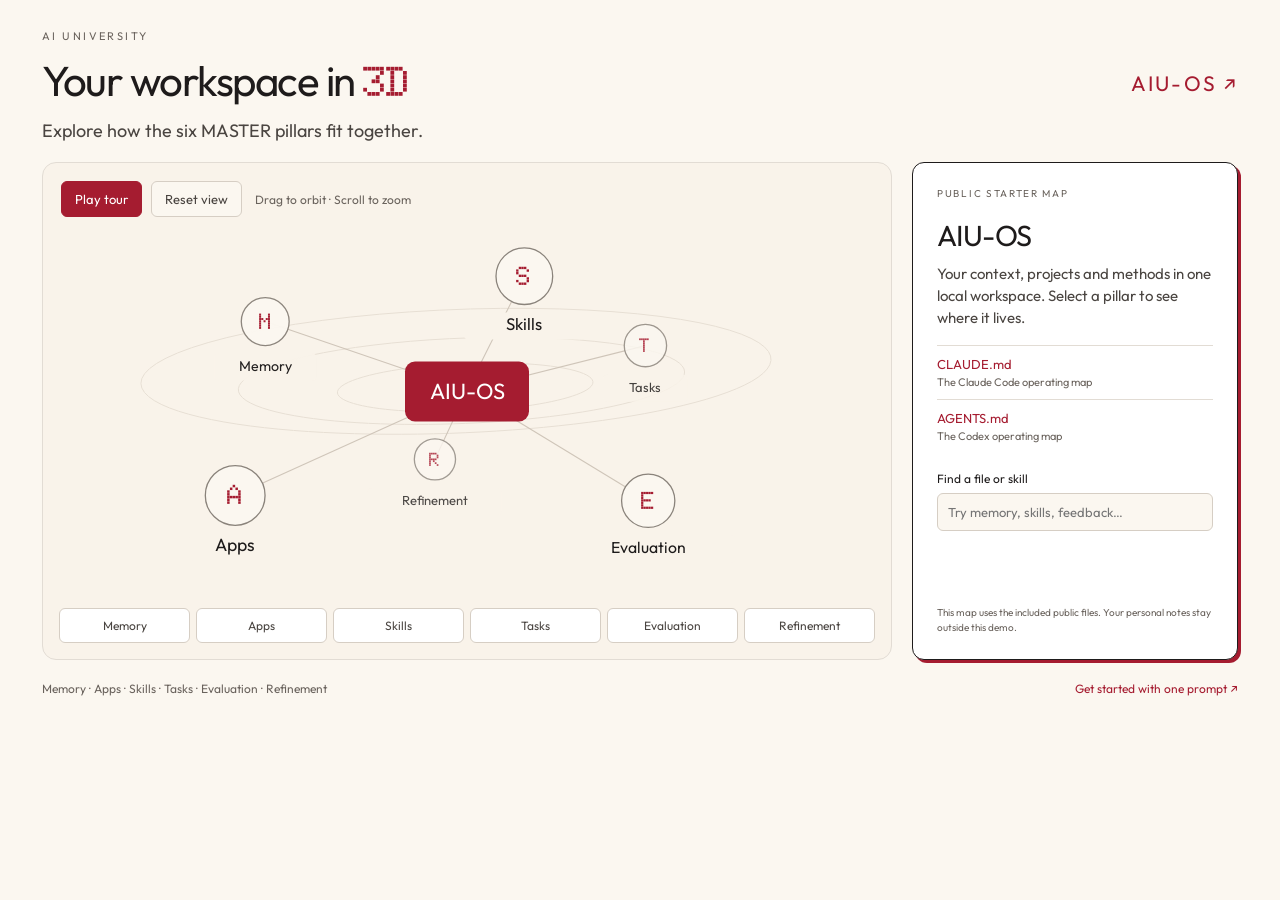
<file: apps/master-map/index.html>
<!doctype html>
<html lang="en">
  <head>
    <meta charset="utf-8" />
    <meta name="viewport" content="width=device-width,initial-scale=1" />
    <title>AIU-OS / MASTER Map</title>
    <link rel="stylesheet" href="style.css" />
  </head>
  <body>
    <main>
      <header>
        <div>
          <span class="wordmark">AI UNIVERSITY</span>
          <h1>Your workspace in <em>3D</em></h1>
          <p>Explore how the six MASTER pillars fit together.</p>
        </div>
        <a class="brand" href="../../README.md">AIU-OS <span>↗</span></a>
      </header>
      <section class="workspace">
        <div class="map">
          <canvas
            id="map"
            role="img"
            aria-label="Interactive 3D map of the six MASTER pillars around AIU-OS"
          ></canvas>
          <div class="map-tools">
            <button id="tour">Play tour</button
            ><button id="reset">Reset view</button
            ><span>Drag to orbit · Scroll to zoom</span>
          </div>
          <nav id="pillars" aria-label="Select a MASTER pillar"></nav>
        </div>
        <aside aria-live="polite">
          <div class="eyebrow">PUBLIC STARTER MAP</div>
          <div id="details"></div>
          <label for="search">Find a file or skill</label
          ><input
            id="search"
            placeholder="Try memory, skills, feedback…"
            autocomplete="off"
          />
          <div id="results"></div>
          <small
            >This map uses the included public files. Your personal notes stay
            outside this demo.</small
          >
        </aside>
      </section>
      <footer>
        <span>Memory · Apps · Skills · Tasks · Evaluation · Refinement</span
        ><a href="../../docs/GETTING-STARTED.md#copy-this-prompt"
          >Get started with one prompt ↗</a
        >
      </footer>
      <div id="demo-pointer" aria-hidden="true">
        <svg viewBox="0 0 32 40">
          <path
            d="M3 2V31L11 24L17 37L23 34L17 21H29Z"
            fill="#1E1B1B"
            stroke="#FBF7F0"
            stroke-width="2"
          /></svg
        ><i></i>
      </div>
    </main>
    <script src="app.js"></script>
  </body>
</html>
</file>
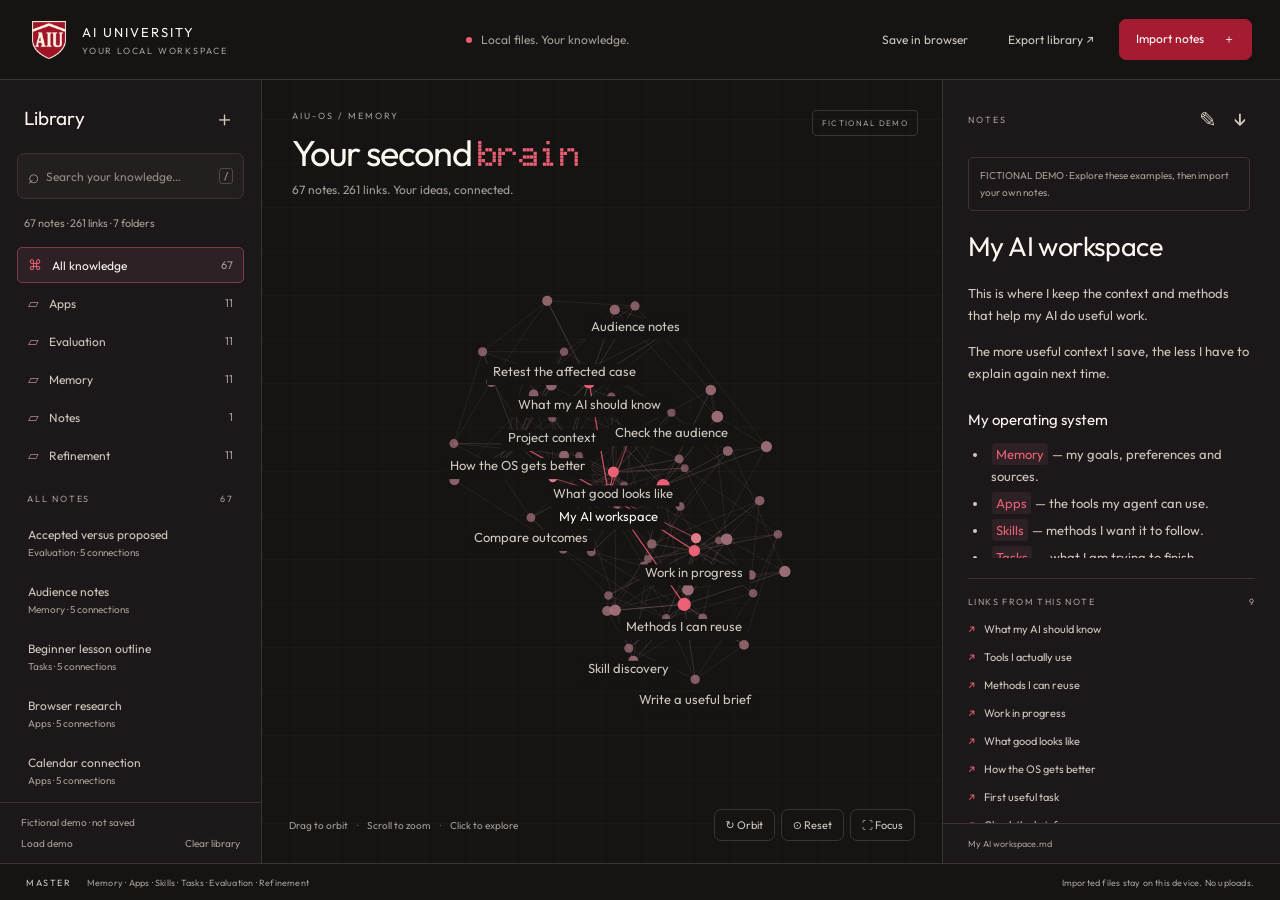
<file: apps/second-brain/index.html>
<!doctype html>
<html lang="en">
  <head>
    <meta charset="utf-8" />
    <meta name="viewport" content="width=device-width, initial-scale=1" />
    <meta
      http-equiv="Content-Security-Policy"
      content="default-src 'none'; script-src 'self'; style-src 'self' 'unsafe-inline'; font-src 'self'; img-src 'self' data:; connect-src 'none'; object-src 'none'; base-uri 'none'; form-action 'none'"
    />
    <title>AI University · Second Brain</title>
    <link rel="stylesheet" href="style.css" />
  </head>
  <body>
    <div class="app">
      <header class="topbar">
        <a class="brand" href="../../README.md" aria-label="AIU-OS home"
          ><img
            class="brand-shield"
            src="shield.png"
            alt="AI University shield"
        /><span>AI UNIVERSITY<small>YOUR LOCAL WORKSPACE</small></span></a>
        <div class="top-center">
          <span class="status-dot"></span> Local files. Your knowledge.
        </div>
        <div class="top-actions">
          <button id="save-browser" class="quiet">Save in browser</button
          ><button id="export" class="quiet">Export library ↗</button
          ><button id="import" class="primary">
            Import notes <span>＋</span>
          </button>
        </div>
      </header>
      <main class="workspace">
        <aside class="library">
          <div class="library-heading">
            <h2>Library</h2>
            <button id="new-note" class="icon-button" aria-label="Create note">
              ＋
            </button>
          </div>
          <label class="search-box"
            ><span>⌕</span
            ><input
              id="search"
              type="search"
              aria-label="Search notes"
              placeholder="Search your knowledge…"
              autocomplete="off"
            /><kbd>/</kbd></label
          >
          <div id="library-summary" class="summary"></div>
          <div id="groups" class="groups" aria-label="Filter by folder"></div>
          <div class="list-heading">
            <span id="result-label">ALL NOTES</span
            ><span id="result-count"></span>
          </div>
          <nav id="notes" aria-label="Notes"></nav>
          <div class="library-bottom">
            <span id="storage-status">Fictional demo · not saved</span>
            <div>
              <button id="demo" class="text-button">Load demo</button
              ><button id="clear" class="text-button">Clear library</button>
            </div>
          </div>
        </aside>
        <section class="graph-panel" aria-label="Knowledge graph">
          <div class="graph-heading">
            <div>
              <div class="eyebrow">AIU-OS / MEMORY</div>
              <h1>Your second <em>brain</em></h1>
              <p id="graph-subtitle">Your ideas, connected.</p>
            </div>
            <span id="mode-badge" class="badge">FICTIONAL DEMO</span>
          </div>
          <canvas
            id="graph"
            role="img"
            aria-label="Interactive 3D graph of linked Markdown notes. Use the note list to open any note with the keyboard."
          ></canvas>
          <div id="graph-empty" hidden>
            <h2>Your knowledge starts here.</h2>
            <p>Import a folder of Markdown notes or create your first note.</p>
          </div>
          <div id="hover-label" class="hover-label" hidden></div>
          <div class="graph-bottom">
            <span
              >Drag to orbit <i>·</i> Scroll to zoom <i>·</i> Click to
              explore</span
            >
            <div class="graph-controls">
              <button id="rotate" aria-pressed="false">↻ Orbit</button
              ><button id="reset">⊙ Reset</button
              ><button id="focus-view" aria-pressed="false">⛶ Focus</button>
            </div>
          </div>
        </section>
        <aside class="reader" aria-label="Note reader">
          <div class="reader-top">
            <span id="note-group" class="eyebrow">START HERE</span>
            <div>
              <button
                id="edit-note"
                class="icon-button"
                aria-label="Edit note"
                disabled
              >
                ✎</button
              ><button
                id="download-note"
                class="icon-button"
                aria-label="Download note"
                disabled
              >
                ↓
              </button>
            </div>
          </div>
          <div id="note-content" class="note-content"></div>
          <section class="connections">
            <div class="section-label">
              LINKS FROM THIS NOTE <span id="outgoing-count">0</span>
            </div>
            <div id="outgoing"></div>
            <div class="section-label backlinks-label">
              BACKLINKS <span id="backlink-count">0</span>
            </div>
            <div id="backlinks"></div>
          </section>
          <div id="note-path" class="note-path"></div>
        </aside>
      </main>
      <footer>
        <span
          ><b>MASTER</b> Memory · Apps · Skills · Tasks · Evaluation ·
          Refinement</span
        ><span id="save-hint"
          >Imported files stay on this device. No uploads.</span
        >
      </footer>
    </div>
    <dialog id="import-dialog">
      <form method="dialog">
        <div class="dialog-heading">
          <h2>Bring in your <em>knowledge</em></h2>
          <button class="icon-button" aria-label="Close import">×</button>
        </div>
        <p>
          Choose Markdown files or a folder. The app reads only what you select.
          Your files stay in your browser; there is no upload.
        </p>
        <div class="import-options">
          <button type="button" id="choose-folder">
            ▱<strong>Import a folder</strong
            ><span>Keep your folders and [[links]]</span></button
          ><button type="button" id="choose-files">
            ▤<strong>Choose files</strong
            ><span>Markdown or AIU library backup</span>
          </button>
        </div>
        <p class="fine-print">
          Import replaces the current view. Export your library first to keep
          changes. Up to 500 notes · 256 KB each · 8 MB total. Hidden, private
          and dependency folders are skipped. Imported links never run code.
        </p>
        <div id="import-report" role="status"></div>
      </form>
    </dialog>
    <input id="folder-input" type="file" webkitdirectory multiple hidden />
    <input
      id="file-input"
      type="file"
      accept=".md,.markdown,.json"
      multiple
      hidden
    />
    <dialog id="editor-dialog">
      <form id="editor">
        <div class="dialog-heading">
          <h2 id="editor-heading">Edit <em>note</em></h2>
          <button
            type="button"
            id="close-editor"
            class="icon-button"
            aria-label="Close editor"
          >
            ×
          </button>
        </div>
        <label for="edit-path">File path</label
        ><input
          id="edit-path"
          required
          placeholder="Memory/My first note.md"
        /><label for="edit-body">Markdown</label
        ><textarea
          id="edit-body"
          required
          spellcheck="false"
          placeholder="# My first note&#10;&#10;Connect it with [[Another note]]."
        ></textarea>
        <p class="fine-print">
          Changes update this view. Export to keep a portable backup; Save in
          browser stores a local snapshot. Your original files are never
          overwritten.
        </p>
        <div id="editor-error" role="alert"></div>
        <button class="primary" type="submit">Save note</button>
      </form>
    </dialog>
    <div id="toast" role="status" hidden></div>
    <div id="demo-cursor" aria-hidden="true" hidden>
      <svg viewBox="0 0 32 40">
        <path
          d="M3 2V31L11 24L17 37L23 34L17 21H29Z"
          fill="#FBF7F0"
          stroke="#1E1B1B"
          stroke-width="2"
        />
      </svg>
    </div>
    <script src="knowledge.js"></script>
    <script src="demo.js"></script>
    <script src="graph.js"></script>
    <script src="app.js"></script>
  </body>
</html>
</file>
<file: apps/master-map/style.css>
@font-face {
  font-family: Outfit;
  src: url(fonts/Outfit-Regular.ttf);
  font-weight: 400;
}
@font-face {
  font-family: Doto;
  src: url(fonts/Doto-Black.ttf);
  font-weight: 900;
}
* {
  box-sizing: border-box;
}
html,
body {
  margin: 0;
  background: #fbf7f0;
  color: #1e1b1b;
  font: 400 16px Outfit;
}
body {
  min-height: 100vh;
}
main {
  max-width: 1600px;
  margin: auto;
  padding: 24px 42px 20px;
}
header {
  display: flex;
  justify-content: space-between;
  align-items: center;
  margin-bottom: 20px;
}
.wordmark {
  font-size: 11px;
  letter-spacing: 0.22em;
  color: #6a635d;
}
h1 {
  font-size: 42px;
  font-weight: 400;
  letter-spacing: -0.035em;
  line-height: 1.1;
  margin: 12px 0;
}
h1 em {
  font: 900 1em Doto;
  color: #a51c30;
  font-style: normal;
}
header p {
  font-size: 18px;
  color: #4a4541;
  margin: 0;
}
.brand {
  font-size: 21px;
  letter-spacing: 0.1em;
  text-decoration: none;
  color: #a51c30;
}
.brand span {
  font-size: 20px;
}
.workspace {
  display: grid;
  grid-template-columns: minmax(0, 1fr) 326px;
  gap: 20px;
  min-height: 455px;
}
.map {
  position: relative;
  min-height: 498px;
  background: #f9f3ea;
  border: 1px solid #e2dcd4;
  border-radius: 14px;
  overflow: hidden;
}
canvas {
  display: block;
  width: 100%;
  height: 455px;
  touch-action: none;
  cursor: grab;
}
canvas:active {
  cursor: grabbing;
}
.map-tools {
  display: flex;
  align-items: center;
  gap: 9px;
  position: absolute;
  top: 18px;
  left: 18px;
}
.map-tools span {
  font-size: 12px;
  color: #6a635d;
  margin-left: 4px;
}
button {
  font: 400 13px Outfit;
  color: #4a4541;
  background: #fbf7f0;
  border: 1px solid #d6cec4;
  border-radius: 6px;
  padding: 9px 13px;
  cursor: pointer;
}
button:hover,
button:focus-visible {
  border-color: #a51c30;
  color: #a51c30;
  outline: 2px solid #f6e9eb;
}
#tour {
  background: #a51c30;
  color: white;
  border-color: #a51c30;
}
nav {
  position: absolute;
  bottom: 16px;
  left: 16px;
  right: 16px;
  display: flex;
  gap: 6px;
  flex-wrap: wrap;
}
nav button {
  background: white;
  flex: 1;
  padding: 9px 5px;
  font-size: 12px;
  min-width: 65px;
}
nav button[aria-pressed="true"] {
  background: #f6e9eb;
  border-color: #a51c30;
  color: #a51c30;
}
aside {
  background: white;
  border: 1.5px solid #1e1b1b;
  border-radius: 12px;
  box-shadow: 3px 3px #a51c30;
  padding: 24px;
  display: flex;
  flex-direction: column;
}
.eyebrow {
  font-size: 10px;
  letter-spacing: 0.17em;
  color: #6a635d;
}
h2 {
  font-size: 29px;
  font-weight: 400;
  margin: 17px 0 9px;
  letter-spacing: -0.02em;
}
#details p {
  color: #4a4541;
  font-size: 15px;
  line-height: 1.45;
  margin: 0 0 17px;
}
.file-link {
  display: block;
  text-decoration: none;
  border-top: 1px solid #e2dcd4;
  padding: 10px 0;
  color: #a51c30;
  font-size: 13px;
  overflow-wrap: anywhere;
}
.file-link span {
  display: block;
  color: #6a635d;
  font-size: 11px;
  margin-top: 3px;
}
label {
  font-size: 12px;
  margin: 18px 0 7px;
}
input {
  font: 400 13px Outfit;
  padding: 10px;
  border: 1px solid #d6cec4;
  border-radius: 6px;
  width: 100%;
  background: #fbf7f0;
}
input:focus {
  outline: 2px solid #f6e9eb;
  border-color: #a51c30;
}
aside small {
  font-size: 10px;
  line-height: 1.5;
  color: #6a635d;
  margin-top: auto;
  padding-top: 20px;
}
#results .file-link {
  font-size: 12px;
  padding: 7px 0;
}
footer {
  display: flex;
  justify-content: space-between;
  font-size: 12px;
  color: #6a635d;
  padding-top: 21px;
  gap: 15px;
}
footer a {
  color: #a51c30;
  text-decoration: none;
}
#demo-pointer {
  display: none;
  position: absolute;
  width: 25px;
  height: 32px;
  z-index: 10;
  pointer-events: none;
}
#demo-pointer svg {
  width: 100%;
  height: 100%;
}
#demo-pointer i {
  position: absolute;
  top: -8px;
  left: -8px;
  border: 2px solid #a51c30;
  border-radius: 50%;
  width: 26px;
  height: 26px;
  opacity: 0;
}
.demo-mode #demo-pointer {
  display: block;
}
.demo-mode canvas {
  cursor: none;
}
@media (min-width: 1450px) {
  canvas,
  .map {
    height: 560px;
  }
  .workspace {
    min-height: 560px;
  }
}
@media (max-width: 900px) {
  main {
    padding: 22px;
  }
  .workspace {
    grid-template-columns: 1fr;
  }
  header h1 {
    font-size: 34px;
  }
  .brand {
    font-size: 15px;
  }
  aside {
    min-height: 330px;
  }
  .map-tools span {
    display: none;
  }
  footer {
    flex-direction: column;
  }
  .map,
  canvas {
    min-height: 400px;
    height: 400px;
  }
}
</file>
<file: apps/second-brain/style.css>
@font-face {
  font-family: Outfit;
  src: url("fonts/Outfit-Regular.ttf") format("truetype");
  font-display: swap;
}
@font-face {
  font-family: Doto;
  src: url("fonts/Doto-Black.ttf") format("truetype");
  font-weight: 900;
  font-display: swap;
}
:root {
  color-scheme: dark;
  --bg: #161313;
  --surface: #1c1819;
  --card: #231f1f;
  --ink: #fbf7f0;
  --text: #cfc8bf;
  --muted: #a59e96;
  --line: #3a3433;
  --crimson: #a51c30;
  --accent: #ea6074;
  --soft: #2d2125;
  font-family: Outfit, system-ui, sans-serif;
  font-synthesis: none;
}
* {
  box-sizing: border-box;
}
body {
  margin: 0;
  background: var(--bg);
  color: var(--ink);
}
button,
input,
textarea {
  font: inherit;
}
button,
a,
input,
textarea {
  outline-offset: 4px;
}
button:focus-visible,
a:focus-visible,
input:focus-visible,
textarea:focus-visible {
  outline: 2px solid var(--accent);
}
button {
  cursor: pointer;
  border: 1px solid var(--line);
  background: var(--card);
  color: var(--text);
  border-radius: 7px;
  transition:
    background 0.15s,
    color 0.15s;
}
button:hover {
  background: var(--soft);
  color: var(--ink);
  border-color: #6a454d;
}
button:disabled {
  opacity: 0.35;
  cursor: default;
}
button[aria-pressed="true"] {
  background: var(--soft);
  border-color: #7e3b47;
  color: var(--accent);
}
a {
  color: var(--accent);
  text-decoration: none;
}
[hidden] {
  display: none !important;
}
.app {
  height: 100dvh;
  min-height: 640px;
  display: grid;
  grid-template-rows: 80px minmax(0, 1fr) 37px;
}
.topbar {
  display: flex;
  align-items: center;
  justify-content: space-between;
  padding: 0 28px;
  border-bottom: 1px solid var(--line);
  gap: 18px;
}
.brand {
  display: flex;
  gap: 12px;
  align-items: center;
  color: var(--ink);
  font-size: 13px;
  letter-spacing: 2px;
  white-space: nowrap;
}
.brand small {
  display: block;
  font-size: 9px;
  letter-spacing: 1.8px;
  color: var(--muted);
  margin-top: 5px;
}
.brand-mark {
  background: var(--crimson);
  color: var(--ink);
  font-size: 18px;
  letter-spacing: -1px;
  padding: 10px 7px;
  border-radius: 5px;
  font-weight: bold;
}
.top-center {
  font-size: 12px;
  color: var(--muted);
  display: flex;
  align-items: center;
  gap: 9px;
}
.status-dot {
  width: 6px;
  height: 6px;
  background: var(--accent);
  border-radius: 100%;
}
.top-actions {
  display: flex;
  gap: 10px;
}
.top-actions button {
  padding: 10px 14px;
  font-size: 12px;
}
button.primary {
  background: var(--crimson);
  border-color: var(--crimson);
  color: #fff;
  padding: 11px 16px;
}
button.primary:hover {
  background: #bc2940;
}
.primary span {
  margin-left: 16px;
}
button.quiet {
  background: transparent;
  border-color: transparent;
}
.workspace {
  display: grid;
  grid-template-columns: 262px minmax(300px, 1fr) 338px;
  min-height: 0;
}
.library {
  display: flex;
  flex-direction: column;
  padding: 23px 17px 0;
  border-right: 1px solid var(--line);
  min-height: 0;
  background: var(--surface);
}
.library-heading {
  display: flex;
  align-items: center;
  justify-content: space-between;
  margin-bottom: 20px;
  padding: 0 7px;
}
h2 {
  font-size: 19px;
  font-weight: 400;
  margin: 0;
}
.icon-button {
  font-size: 21px;
  line-height: 1;
  width: 30px;
  height: 30px;
  background: transparent;
  border-color: transparent;
  border-radius: 5px;
}
.search-box {
  display: flex;
  align-items: center;
  gap: 7px;
  background: var(--card);
  border: 1px solid var(--line);
  border-radius: 7px;
  padding: 10px;
  font-size: 19px;
  color: var(--muted);
}
.search-box input {
  width: 100%;
  min-width: 0;
  background: none;
  border: 0;
  color: var(--ink);
  font-size: 12px;
  padding: 0;
  outline: none;
}
input::placeholder {
  color: #938b83;
}
.search-box kbd {
  font: 11px Outfit;
  border: 1px solid #514747;
  padding: 0 4px;
  border-radius: 3px;
  color: var(--muted);
}
.summary {
  font-size: 11px;
  color: var(--muted);
  margin: 17px 7px;
}
.groups {
  display: grid;
  gap: 2px;
  margin-bottom: 18px;
  max-height: 228px;
  overflow: auto;
  flex-shrink: 0;
}
.group {
  display: flex;
  gap: 10px;
  align-items: center;
  border-color: transparent;
  background: transparent;
  text-align: left;
  padding: 8px 10px;
  border-radius: 5px;
  font-size: 12px;
}
.group .folder-icon {
  color: #b18b92;
  font-size: 14px;
}
.group .count {
  margin-left: auto;
  color: var(--muted);
  font-size: 11px;
}
.group.active {
  background: var(--soft);
  color: var(--ink);
}
.group.active .folder-icon {
  color: var(--accent);
}
.list-heading {
  display: flex;
  justify-content: space-between;
  font-size: 9px;
  letter-spacing: 1.8px;
  color: var(--muted);
  padding: 0 10px 10px;
}
#notes {
  overflow: auto;
  min-height: 50px;
  flex: 1;
  padding-bottom: 10px;
}
.note-row {
  display: block;
  width: 100%;
  text-align: left;
  padding: 11px 10px;
  background: transparent;
  border: 1px solid transparent;
  margin: 1px 0;
}
.note-row strong {
  display: block;
  font-size: 12px;
  font-weight: 400;
  white-space: nowrap;
  overflow: hidden;
  text-overflow: ellipsis;
  color: var(--text);
}
.note-row small {
  display: block;
  font-size: 10px;
  color: var(--muted);
  margin-top: 4px;
  white-space: nowrap;
  overflow: hidden;
  text-overflow: ellipsis;
}
.note-row.active {
  background: #2d2125;
  border-color: #63343d;
}
.note-row.active strong {
  color: var(--ink);
}
.empty-list {
  color: var(--muted);
  font-size: 12px;
  padding: 10px;
}
.library-bottom {
  border-top: 1px solid var(--line);
  margin: 0 -17px;
  padding: 13px 21px;
  background: var(--surface);
  font-size: 10px;
  color: var(--muted);
}
.library-bottom > div {
  display: flex;
  justify-content: space-between;
  margin-top: 8px;
}
.text-button {
  background: none;
  border: 0;
  padding: 0;
  font-size: 10px;
  color: var(--muted);
}
.graph-panel {
  position: relative;
  overflow: hidden;
  min-width: 0;
  background: var(--bg);
}
.graph-heading {
  position: absolute;
  top: 30px;
  left: 30px;
  right: 24px;
  display: flex;
  justify-content: space-between;
  align-items: flex-start;
  pointer-events: none;
  z-index: 1;
}
.eyebrow {
  font-size: 9px;
  letter-spacing: 2px;
  color: var(--muted);
  text-transform: uppercase;
}
h1 {
  margin: 12px 0 8px;
  font-size: 36px;
  font-weight: 400;
  letter-spacing: -1.2px;
  line-height: 1.1;
}
em {
  font-style: normal;
  font-family: Doto, monospace;
  font-weight: 900;
  color: var(--accent);
  letter-spacing: -0.04em;
}
.graph-heading p {
  font-size: 12px;
  color: var(--muted);
  margin: 0;
}
.badge {
  font-size: 8px;
  letter-spacing: 1.3px;
  padding: 7px 9px;
  border: 1px solid var(--line);
  border-radius: 4px;
  color: var(--muted);
  white-space: nowrap;
}
#graph {
  position: absolute;
  width: 100%;
  height: 100%;
  inset: 0;
  touch-action: none;
}
#graph-empty {
  position: absolute;
  top: 48%;
  width: 100%;
  padding: 25px;
  text-align: center;
  pointer-events: none;
}
#graph-empty p {
  font-size: 13px;
  color: var(--muted);
}
.hover-label {
  position: absolute;
  left: 25px;
  bottom: 74px;
  padding: 10px 13px;
  border: 1px solid var(--line);
  border-radius: 7px;
  background: var(--card);
  font-size: 12px;
  pointer-events: none;
}
.graph-bottom {
  position: absolute;
  bottom: 22px;
  left: 27px;
  right: 27px;
  display: flex;
  justify-content: space-between;
  align-items: center;
  gap: 15px;
  pointer-events: none;
}
.graph-bottom > span {
  font-size: 10px;
  color: var(--muted);
}
.graph-bottom i {
  font-style: normal;
  margin: 0 7px;
  color: #6b5b5b;
}
.graph-controls {
  display: flex;
  gap: 6px;
  pointer-events: auto;
}
.graph-controls button {
  font-size: 11px;
  padding: 8px 11px;
  background: var(--bg);
}
.reader {
  border-left: 1px solid var(--line);
  padding: 24px 25px 0;
  display: flex;
  flex-direction: column;
  min-height: 0;
  background: var(--surface);
}
.reader-top {
  display: flex;
  justify-content: space-between;
  align-items: center;
  gap: 10px;
  margin-bottom: 23px;
}
.reader-top > div {
  display: flex;
  gap: 3px;
}
.note-content {
  overflow: auto;
  flex: 1;
  padding-right: 5px;
  min-height: 100px;
  font-size: 13px;
  line-height: 1.7;
  color: var(--text);
  overflow-wrap: anywhere;
}
.note-content h2 {
  font-size: 27px;
  line-height: 1.15;
  letter-spacing: -0.6px;
  color: var(--ink);
  margin: 0 0 20px;
}
.note-content h3 {
  font-size: 15px;
  font-weight: 400;
  color: var(--ink);
  margin: 23px 0 10px;
}
.note-content p {
  margin: 0 0 14px;
  white-space: pre-wrap;
}
.note-content ul {
  padding-left: 20px;
  margin: 0 0 16px;
}
.note-content li {
  padding-left: 3px;
  margin: 5px 0;
}
.note-content .wiki-link {
  display: inline;
  border: none;
  border-radius: 3px;
  background: var(--soft);
  color: var(--accent);
  font-size: inherit;
  line-height: inherit;
  padding: 0 4px;
  margin: 0 1px;
  text-align: left;
}
.note-content .missing-link {
  color: var(--muted);
  text-decoration: underline dotted;
  text-underline-offset: 3px;
}
.note-content code {
  font-size: 12px;
  background: var(--card);
  padding: 2px 4px;
  border-radius: 3px;
}
.note-content pre {
  white-space: pre-wrap;
  background: var(--card);
  border: 1px solid var(--line);
  padding: 14px;
  border-radius: 5px;
  font-size: 11px;
  line-height: 1.6;
}
.note-content .demo-note {
  font-size: 10px;
  border: 1px solid var(--line);
  border-radius: 5px;
  padding: 9px 11px;
  color: var(--muted);
  margin-bottom: 20px;
}
.connections {
  border-top: 1px solid var(--line);
  margin-top: 20px;
  padding: 17px 0 10px;
  max-height: 245px;
  overflow: auto;
}
.section-label {
  font-size: 9px;
  letter-spacing: 1.4px;
  color: var(--muted);
  display: flex;
  justify-content: space-between;
  margin-bottom: 8px;
}
.backlinks-label {
  margin-top: 18px;
}
.connection {
  display: flex;
  align-items: center;
  gap: 9px;
  width: 100%;
  border: 0;
  background: transparent;
  padding: 7px 0;
  color: var(--text);
  font-size: 11px;
  text-align: left;
}
.connection span:first-child {
  color: var(--accent);
}
.connections .none {
  font-size: 11px;
  color: var(--muted);
  padding: 5px 0;
}
.note-path {
  font-size: 9px;
  line-height: 1.5;
  color: var(--muted);
  border-top: 1px solid var(--line);
  margin: 0 -25px;
  padding: 13px 25px;
  overflow-wrap: anywhere;
}
footer {
  border-top: 1px solid var(--line);
  display: flex;
  align-items: center;
  justify-content: space-between;
  padding: 0 26px;
  font-size: 9px;
  color: var(--muted);
  letter-spacing: 0.2px;
  gap: 15px;
}
footer b {
  font-weight: 400;
  letter-spacing: 1.6px;
  color: var(--text);
  margin-right: 13px;
}
dialog {
  width: min(570px, 90vw);
  max-height: 90dvh;
  padding: 27px;
  background: var(--surface);
  border: 1px solid #5c484c;
  color: var(--ink);
  border-radius: 12px;
  box-shadow: 6px 6px 0 #000;
}
dialog::backdrop {
  background: rgba(10, 8, 9, 0.8);
}
.dialog-heading {
  display: flex;
  align-items: center;
  justify-content: space-between;
  gap: 10px;
  margin-bottom: 17px;
}
.dialog-heading h2 {
  font-size: 25px;
}
dialog p {
  font-size: 13px;
  color: var(--text);
  line-height: 1.7;
}
.import-options {
  display: grid;
  grid-template-columns: 1fr 1fr;
  gap: 14px;
  margin: 22px 0;
}
.import-options button {
  padding: 22px 13px;
  font-size: 30px;
  color: var(--accent);
  text-align: left;
}
.import-options strong {
  display: block;
  font-size: 15px;
  font-weight: 400;
  color: var(--ink);
  margin-top: 10px;
}
.import-options span {
  display: block;
  font-size: 11px;
  color: var(--muted);
  margin-top: 5px;
}
p.fine-print {
  font-size: 11px;
  color: var(--muted);
}
#editor label {
  display: block;
  font-size: 11px;
  color: var(--muted);
  margin: 15px 0 7px;
}
#editor input,
#editor textarea {
  width: 100%;
  border: 1px solid var(--line);
  border-radius: 5px;
  background: var(--bg);
  color: var(--ink);
  padding: 12px;
  font-size: 13px;
}
#editor textarea {
  height: 300px;
  resize: vertical;
  line-height: 1.7;
}
#editor-error,
#import-report {
  font-size: 12px;
  color: var(--accent);
  line-height: 1.5;
  margin: 8px 0;
}
#toast {
  position: fixed;
  bottom: 58px;
  left: 50%;
  transform: translateX(-50%);
  z-index: 20;
  background: var(--card);
  border: 1px solid #70424c;
  border-radius: 7px;
  padding: 13px 19px;
  font-size: 12px;
  max-width: 80vw;
}
#demo-cursor {
  position: fixed;
  width: 25px;
  height: 31px;
  z-index: 50;
  pointer-events: none;
  filter: drop-shadow(0 1px 3px #000);
}
#demo-cursor svg {
  width: 100%;
  height: 100%;
}
body.focus .workspace {
  grid-template-columns: 1fr;
}
body.focus .library,
body.focus .reader {
  display: none;
}
@media (min-width: 1650px) {
  .workspace {
    grid-template-columns: 280px minmax(300px, 1fr) 370px;
  }
  .graph-heading {
    top: 37px;
    left: 38px;
  }
  h1 {
    font-size: 43px;
  }
  .graph-heading p {
    font-size: 13px;
  }
  .reader {
    padding-top: 30px;
  }
  .note-content {
    font-size: 14px;
  }
  .note-content h2 {
    font-size: 31px;
  }
  .note-row strong {
    font-size: 13px;
  }
}
@media (max-width: 1250px) {
  .top-center {
    display: none;
  }
  .workspace {
    grid-template-columns: 225px minmax(280px, 1fr) 290px;
  }
  .graph-heading {
    left: 22px;
  }
  h1 {
    font-size: 30px;
  }
  .graph-heading .badge {
    display: none;
  }
  .reader {
    padding-left: 20px;
    padding-right: 20px;
  }
  .note-path {
    margin: 0 -20px;
    padding: 13px 20px;
  }
  .graph-bottom {
    left: 20px;
    right: 20px;
    align-items: flex-end;
  }
  .graph-bottom > span {
    max-width: 130px;
    line-height: 1.8;
  }
  .graph-controls {
    gap: 4px;
  }
  .graph-controls button {
    padding: 7px;
    font-size: 10px;
  }
}
@media (max-width: 920px) {
  .workspace {
    grid-template-columns: 200px minmax(280px, 1fr);
  }
  .reader {
    position: absolute;
    right: 16px;
    top: 160px;
    bottom: 100px;
    width: 290px;
    border: 1px solid var(--line);
    border-radius: 9px;
    z-index: 2;
    box-shadow: 5px 5px 0 #000;
  }
  .reader.collapsed {
    display: none;
  }
  .graph-heading {
    right: 18px;
  }
  .topbar {
    padding: 0 16px;
  }
  .top-actions {
    gap: 1px;
  }
  .top-actions button {
    font-size: 10px;
    padding: 9px;
  }
  .topbar .brand small {
    display: none;
  }
  .brand {
    font-size: 11px;
  }
  footer > span:first-child {
    display: none;
  }
  .graph-bottom > span {
    display: none;
  }
}
@media (max-width: 620px) {
  .app {
    min-height: 520px;
    grid-template-rows: 68px minmax(0, 1fr) 35px;
  }
  .workspace {
    grid-template-columns: 150px minmax(150px, 1fr);
  }
  .library {
    padding: 16px 8px 0;
  }
  .library-heading {
    padding: 0;
  }
  .library-heading h2 {
    font-size: 17px;
  }
  .search-box {
    padding: 8px;
  }
  .search-box input {
    font-size: 10px;
  }
  .search-box kbd {
    display: none;
  }
  .groups {
    max-height: 180px;
  }
  .group {
    font-size: 10px;
    padding: 6px;
  }
  .group .folder-icon {
    display: none;
  }
  .summary {
    font-size: 9px;
    margin: 14px 3px;
  }
  .note-row {
    padding: 9px 5px;
  }
  .note-row strong {
    font-size: 10px;
  }
  .note-row small {
    font-size: 9px;
  }
  .library-bottom {
    margin: 0 -8px;
    padding: 11px 9px;
    font-size: 9px;
  }
  .library-bottom .text-button {
    font-size: 9px;
  }
  .list-heading {
    font-size: 8px;
    padding: 0 4px 8px;
  }
  .graph-heading {
    left: 14px;
    top: 20px;
  }
  .eyebrow {
    font-size: 8px;
    letter-spacing: 1px;
  }
  h1 {
    font-size: 24px;
    max-width: 170px;
  }
  .graph-heading p {
    font-size: 10px;
  }
  .top-actions .quiet {
    display: none;
  }
  .brand {
    font-size: 10px;
    letter-spacing: 1px;
  }
  .brand-mark {
    font-size: 16px;
  }
  .reader {
    left: 160px;
    right: 10px;
    top: 168px;
    bottom: 100px;
    width: auto;
    padding: 16px 15px 0;
  }
  .note-content h2 {
    font-size: 22px;
  }
  .note-content {
    font-size: 11px;
  }
  .reader-top {
    margin-bottom: 15px;
  }
  .connections {
    max-height: 125px;
  }
  .note-path {
    padding: 10px 15px;
    margin: 0 -15px;
    font-size: 8px;
  }
  .graph-bottom {
    left: 14px;
    right: 10px;
    bottom: 15px;
  }
  .graph-controls {
    width: 100%;
    justify-content: space-between;
  }
  .graph-controls button {
    font-size: 9px;
    padding: 7px 5px;
  }
  .top-actions .primary span {
    display: none;
  }
  footer {
    font-size: 8px;
    padding: 0 12px;
  }
  .import-options {
    grid-template-columns: 1fr;
  }
  dialog {
    padding: 20px;
  }
  .dialog-heading h2 {
    font-size: 21px;
  }
}
@media (prefers-reduced-motion: reduce) {
  * {
    transition: none !important;
  }
}

.brand-shield {
  width: 42px;
  height: 48px;
  object-fit: contain;
  display: block;
}
</file>
